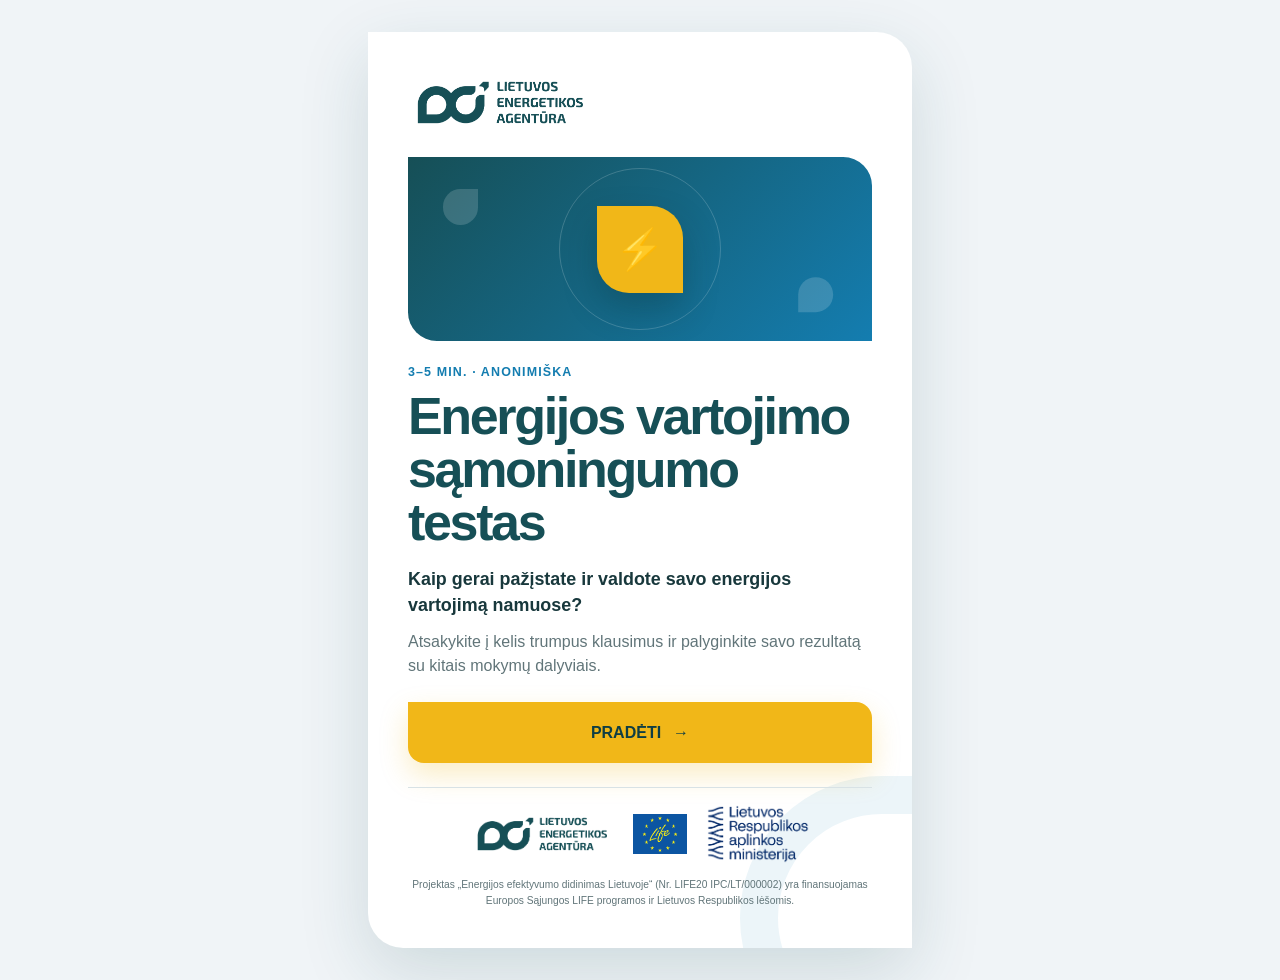
<file: index.html>
<!doctype html>
<html lang="lt">
  <head>
    <meta charset="UTF-8" />
    <meta name="viewport" content="width=device-width, initial-scale=1, viewport-fit=cover" />
    <meta name="theme-color" content="#164f56" />
    <meta name="description" content="Trumpas anoniminis energijos vartojimo sąmoningumo testas mokymų dalyviams." />
    <meta property="og:title" content="Energijos vartojimo sąmoningumo testas" />
    <meta property="og:description" content="Pažinkite ir valdykite savo energijos vartojimą." />
    <meta property="og:type" content="website" />
    <meta property="og:image" content="assets/og-assessment.png" />
    <meta name="twitter:card" content="summary_large_image" />
    <meta name="twitter:title" content="Energijos vartojimo sąmoningumo testas" />
    <meta name="twitter:description" content="Pažinkite ir valdykite savo energijos vartojimą." />
    <meta name="twitter:image" content="assets/og-assessment.png" />
    <title>Energijos vartojimo sąmoningumo testas</title>
    <link rel="stylesheet" href="styles.css" />
  </head>
  <body>
    <main id="app" class="app-shell">
      <section class="welcome-panel" aria-labelledby="welcome-title">
        <header class="brand-line">
          <img src="images/LEA-LOGOTIPAS-ŽALIAS.png" alt="Lietuvos energetikos agentūra" />
        </header>
        <div class="welcome-visual" aria-hidden="true">
          <span class="energy-mark">⚡</span>
          <i class="orbit orbit-one"></i><i class="orbit orbit-two"></i>
        </div>
        <p class="eyebrow">3–5 min. · Anonimiška</p>
        <h1 id="welcome-title">Energijos vartojimo sąmoningumo testas</h1>
        <p class="lead">Kaip gerai pažįstate ir valdote savo energijos vartojimą namuose?</p>
        <p class="supporting-copy">Atsakykite į kelis trumpus klausimus ir palyginkite savo rezultatą su kitais mokymų dalyviais.</p>
        <button class="primary-button" id="start-button" type="button">Pradėti <span aria-hidden="true">→</span></button>
        <footer class="project-footer">
          <div class="project-logos" aria-label="Projektą finansuojančios ir įgyvendinančios institucijos">
            <img class="project-logo-lea" src="images/LEA-LOGOTIPAS-ŽALIAS.png" alt="Lietuvos energetikos agentūra" />
            <img class="project-logo-life" src="images/life_logo.jpg" alt="Europos Sąjungos LIFE programa" />
            <img class="project-logo-am" src="images/AM_logo.png" alt="Lietuvos Respublikos aplinkos ministerija" />
          </div>
          <p>Projektas „Energijos efektyvumo didinimas Lietuvoje“ (Nr. LIFE20 IPC/LT/000002) yra finansuojamas Europos Sąjungos LIFE programos ir Lietuvos Respublikos lėšomis.</p>
        </footer>
      </section>
    </main>
    <script src="config.js"></script>
    <script src="questions.js"></script>
    <script src="supabase-client.js"></script>
    <script src="pdf-export.js"></script>
    <script src="app.js"></script>
  </body>
</html>
</file>
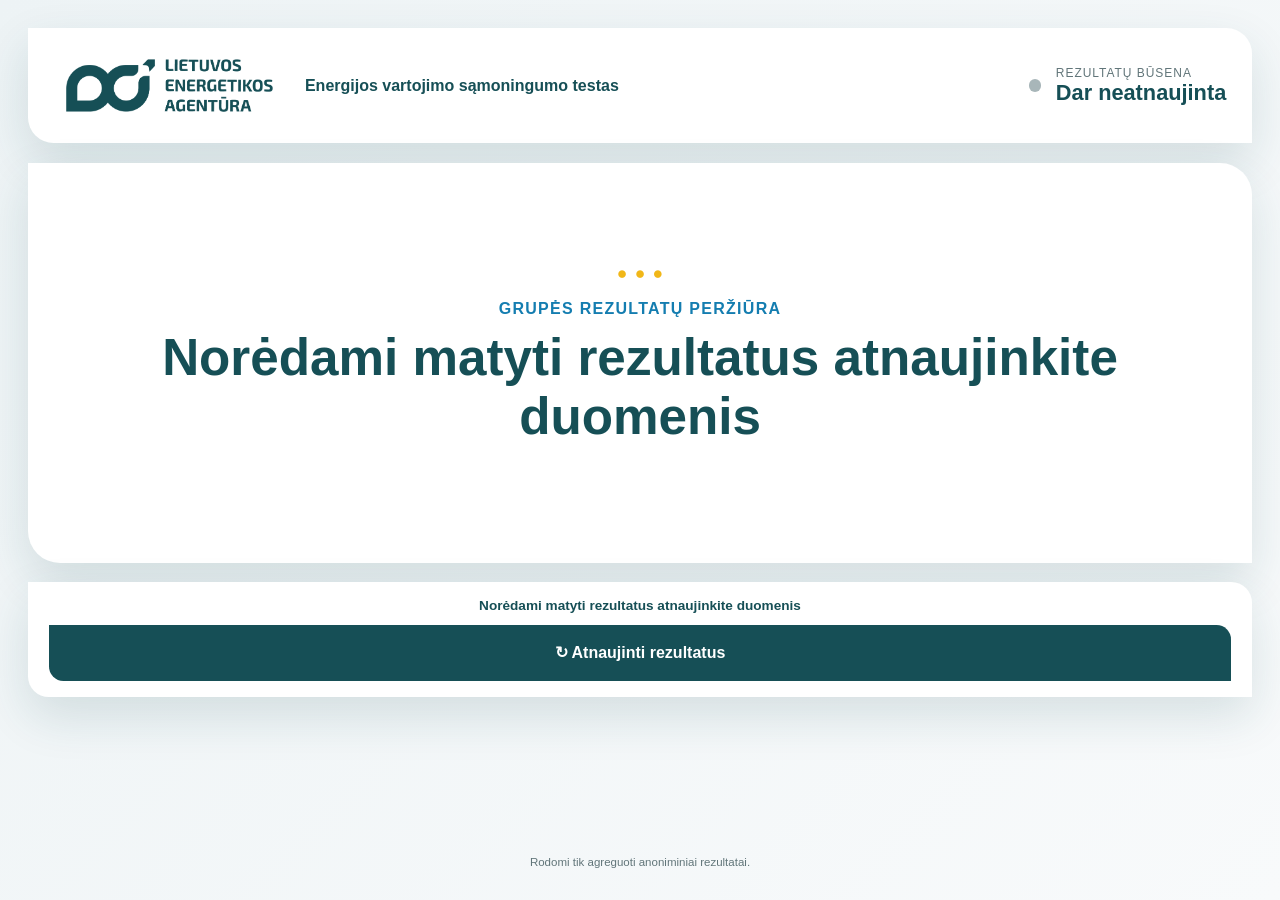
<file: results.html>
<!doctype html>
<html lang="lt">
  <head>
    <meta charset="UTF-8" />
    <meta name="viewport" content="width=device-width, initial-scale=1" />
    <meta name="theme-color" content="#164f56" />
    <meta name="robots" content="noindex" />
    <title>Grupės vidurkis · Energijos vartojimo sąmoningumo testas</title>
    <link rel="stylesheet" href="results.css" />
  </head>
  <body>
    <main id="results-app" class="moderator-shell" aria-live="polite">
      <section class="loading-screen"><span>⚡</span><h1>Grupės rezultatų peržiūra</h1></section>
    </main>
    <script src="config.js"></script>
    <script src="questions.js"></script>
    <script src="supabase-client.js"></script>
    <script src="results.js"></script>
  </body>
</html>
</file>
<file: styles.css>
:root {
  color-scheme: light;
  --lea-green: #164f56;
  --lea-green-deep: #0f3e44;
  --lea-yellow: #f1b718;
  --lea-blue: #147db0;
  --lea-gray: #f0f4f7;
  --ink: #18383c;
  --muted: #617579;
  --white: #fff;
  --line: #d8e2e5;
  --shadow: 0 24px 70px rgba(22, 79, 86, 0.16);
  font-family: "Exo 2", Calibri, "Segoe UI", sans-serif;
}

* { box-sizing: border-box; }
body { margin: 0; min-width: 320px; min-height: 100vh; min-height: 100svh; color: var(--ink); background: var(--lea-gray); }
button, input, select, textarea { font: inherit; }

.app-shell {
  width: min(100%, 36rem);
  min-height: 100vh;
  min-height: 100svh;
  margin: 0 auto;
  padding: max(1rem, env(safe-area-inset-top)) 1rem max(1rem, env(safe-area-inset-bottom));
  display: grid;
  place-items: center;
}

.welcome-panel {
  position: relative;
  width: 100%;
  padding: clamp(1.35rem, 6vw, 2.5rem);
  overflow: hidden;
  border-radius: 0 2.2rem 0 2.2rem;
  background: var(--white);
  box-shadow: var(--shadow);
}

.welcome-panel::after {
  content: "";
  position: absolute;
  width: 13rem;
  height: 13rem;
  right: -7rem;
  bottom: -7rem;
  border: 2.4rem solid rgba(20, 125, 176, 0.08);
  border-radius: 50% 0 50% 50%;
  pointer-events: none;
}

.brand-line { display: flex; align-items: center; }
.brand-line img { display: block; width: clamp(8.5rem, 39vw, 11.5rem); height: auto; }

.welcome-visual { position: relative; height: 11.5rem; margin: 1.5rem 0; overflow: hidden; border-radius: 0 1.8rem 0 1.8rem; display: grid; place-items: center; background: linear-gradient(135deg, var(--lea-green), var(--lea-blue)); }
.welcome-visual::before { content: ""; position: absolute; width: 10rem; height: 10rem; border: 1px solid rgba(255,255,255,.18); border-radius: 50%; }
.energy-mark { position: relative; z-index: 2; width: 5.4rem; height: 5.4rem; border-radius: 0 2rem 0 2rem; display: grid; place-items: center; color: var(--lea-green-deep); background: var(--lea-yellow); font-size: 2.5rem; box-shadow: 0 16px 34px rgba(7, 43, 48, 0.28); }
.orbit { position: absolute; width: 2.2rem; height: 2.2rem; border-radius: 50% 0 50% 50%; background: rgba(255,255,255,.16); }
.orbit-one { left: 2.2rem; top: 2rem; } .orbit-two { right: 2.4rem; bottom: 1.8rem; transform: rotate(180deg); }

.eyebrow { margin: 0 0 0.65rem; color: var(--lea-blue); font-size: 0.78rem; font-weight: 800; letter-spacing: 0.09em; text-transform: uppercase; }
h1 { margin: 0; max-width: 29rem; color: var(--lea-green); font-size: clamp(2rem, 9vw, 3.25rem); line-height: 1.02; letter-spacing: -0.045em; }
.lead { margin: 1.15rem 0 0; font-size: 1.12rem; font-weight: 700; line-height: 1.45; }
.supporting-copy { margin: 0.7rem 0 1.5rem; color: var(--muted); line-height: 1.5; }
.project-footer { position: relative; z-index: 1; margin-top: 1.5rem; padding-top: 1rem; border-top: 1px solid var(--line); }
.project-logos { display: flex; align-items: center; justify-content: center; gap: clamp(0.75rem, 4vw, 1.15rem); }
.project-logos img { display: block; flex: 0 0 auto; object-fit: contain; }
.project-logo-lea { width: clamp(7.5rem, 31vw, 9rem); height: auto; }
.project-logo-life { width: clamp(2.8rem, 12vw, 3.4rem); aspect-ratio: 1; }
.project-logo-am { width: clamp(5rem, 22vw, 6.5rem); height: auto; }
.project-footer p { margin: 0.85rem auto 0; max-width: 31rem; color: var(--muted); font-size: 0.64rem; line-height: 1.5; text-align: center; }
.primary-button { position: relative; z-index: 1; width: 100%; min-height: 3.8rem; padding: 0.95rem 1.15rem; border: 0; border-radius: 0 1rem 0 1rem; display: flex; align-items: center; justify-content: center; gap: 0.75rem; color: var(--lea-green-deep); background: var(--lea-yellow); font-weight: 900; text-transform: uppercase; cursor: pointer; box-shadow: 0 12px 28px rgba(241, 183, 24, 0.25); }
.primary-button:hover { filter: brightness(1.03); } .primary-button:active { transform: translateY(1px); }
.primary-button:focus-visible { outline: 4px solid rgba(20,125,176,.24); outline-offset: 3px; }
.privacy-note { position: relative; z-index: 1; margin: 0.9rem 0 0; color: var(--muted); font-size: 0.78rem; text-align: center; }

.offline::before {
  content: "Nėra interneto ryšio. Jūsų atsakymai saugomi telefone.";
  position: fixed;
  z-index: 50;
  inset: 0 0 auto;
  padding: 0.7rem 1rem;
  color: var(--lea-green-deep);
  background: #ffe7a3;
  font-size: 0.82rem;
  font-weight: 800;
  text-align: center;
}

.test-panel, .result-panel {
  width: 100%;
  padding: clamp(1.25rem, 5vw, 2.25rem);
  border-radius: 0 2rem 0 2rem;
  background: var(--white);
  box-shadow: var(--shadow);
}

.result-panel { align-self: start; }
.compact-brand { margin-bottom: 1.3rem; }
.flow-meta { display: flex; justify-content: space-between; gap: 1rem; color: var(--lea-green); font-size: 0.76rem; font-weight: 850; letter-spacing: 0.06em; text-transform: uppercase; }
.progress-track { height: 0.4rem; margin: 0.65rem 0 1.45rem; overflow: hidden; border-radius: 999px; background: #dde7e9; }
.progress-track > span { height: 100%; display: block; border-radius: inherit; background: linear-gradient(90deg, var(--lea-blue), var(--lea-green)); transition: width 180ms ease; }
.question-icon { width: 3.75rem; height: 3.75rem; margin-bottom: 1rem; border-radius: 0 1.3rem 0 1.3rem; display: grid; place-items: center; color: var(--lea-green-deep); background: var(--lea-yellow); font-size: 1.4rem; font-weight: 900; }
.question-title { margin-bottom: 1.25rem; font-size: clamp(1.65rem, 7vw, 2.35rem); line-height: 1.14; }
.question-hint { margin: -0.55rem 0 1.25rem; padding: 0.8rem 0.9rem; border-left: 0.25rem solid var(--lea-yellow); color: var(--muted); background: #fff9e7; font-size: 0.88rem; line-height: 1.4; }

.rating-slider-wrap { padding: 1.1rem 0.2rem 0.4rem; }
.rating-slider { width: 100%; height: 0.65rem; margin: 0; border-radius: 999px; appearance: none; background: linear-gradient(90deg, var(--lea-blue), var(--lea-green)); cursor: pointer; }
.rating-slider::-webkit-slider-thumb { width: 1.8rem; height: 1.8rem; border: 0.3rem solid var(--white); border-radius: 50%; appearance: none; background: var(--lea-yellow); box-shadow: 0 0 0 2px var(--lea-green), 0 0.2rem 0.6rem rgba(22,79,86,.25); }
.rating-slider::-moz-range-thumb { width: 1.25rem; height: 1.25rem; border: 0.3rem solid var(--white); border-radius: 50%; background: var(--lea-yellow); box-shadow: 0 0 0 2px var(--lea-green), 0 0.2rem 0.6rem rgba(22,79,86,.25); }
.rating-slider:focus-visible { outline: 3px solid rgba(20,125,176,.25); outline-offset: 0.45rem; }
.scale-labels { margin-top: 0.55rem; display: flex; justify-content: space-between; gap: 1rem; color: var(--muted); font-size: 0.72rem; }
.selected-rating { min-height: 3rem; margin: 1rem 0; padding: 0.75rem; border-radius: 0 0.8rem 0 0.8rem; display: grid; place-items: center; color: var(--lea-green); background: #eaf3f5; text-align: center; }
.selected-rating strong { font-size: 1.2rem; }

.primary-button:disabled { opacity: 0.45; cursor: not-allowed; box-shadow: none; }
.secondary-button, .back-button { width: 100%; min-height: 3.2rem; border-radius: 0 0.9rem 0 0.9rem; font-weight: 850; cursor: pointer; }
.secondary-button { border: 1px solid var(--lea-green); color: var(--lea-green); background: var(--white); }
.secondary-button.active { color: var(--white); background: var(--lea-green); }
.back-button { margin-top: 0.6rem; border: 0; color: var(--muted); background: transparent; }
.context-note { margin: 0.9rem 0 0; color: var(--muted); font-size: 0.78rem; line-height: 1.45; }
.centered { text-align: center; }

.answer-stack, .score-options { display: grid; gap: 0.7rem; }
.option-card { width: 100%; min-height: 4rem; padding: 0.85rem 1rem; border: 1px solid var(--line); border-radius: 0 1rem 0 1rem; display: flex; align-items: center; justify-content: space-between; gap: 0.75rem; color: var(--ink); background: var(--white); text-align: left; font-weight: 760; line-height: 1.3; cursor: pointer; }
.option-card b { color: var(--lea-blue); font-size: 1.25rem; }
.option-card:hover, .option-card:focus-visible, .option-card.active { border-color: var(--lea-blue); background: #edf7fb; }
.number-field { min-height: 4.4rem; padding: 0 1rem; border: 2px solid var(--line); border-radius: 0 1rem 0 1rem; display: flex; align-items: center; gap: 0.75rem; background: var(--white); }
.number-field:focus-within { border-color: var(--lea-blue); box-shadow: 0 0 0 3px rgba(20,125,176,.12); }
.number-field input { min-width: 0; width: 100%; border: 0; outline: 0; color: var(--lea-green); background: transparent; font-size: 1.5rem; font-weight: 900; }
.number-field span { color: var(--muted); font-weight: 800; }
.field-help { margin: 0.45rem 0 0.2rem; color: var(--muted); font-size: 0.75rem; }
.field-error { min-height: 1.2rem; margin: 0 0 0.45rem; color: #98441f; font-size: 0.78rem; font-weight: 750; }
.unknown-button { margin-bottom: 0.7rem; }

.score-option { min-height: 4.2rem; padding: 0.8rem 1rem; border: 1px solid var(--line); border-radius: 0 1rem 0 1rem; display: flex; align-items: center; gap: 0.85rem; color: var(--ink); background: var(--white); text-align: left; cursor: pointer; }
.score-option > span { width: 2.5rem; height: 2.5rem; flex: 0 0 auto; border-radius: 0 0.8rem 0 0.8rem; display: grid; place-items: center; font-size: 1.25rem; font-weight: 900; }
.score-option.yes > span { color: var(--white); background: var(--lea-green); }
.score-option.sometimes > span { color: var(--lea-green-deep); background: var(--lea-yellow); }
.score-option.no > span { color: var(--white); background: #6b7d81; }
.score-option.na > span { color: var(--lea-blue); background: #e9f2f6; }
.score-option strong { font-size: 0.96rem; text-transform: uppercase; }
.score-option:hover, .score-option:focus-visible, .score-option.active { border-color: var(--lea-blue); background: #edf7fb; transform: translateY(-1px); }

.result-hero { margin: 0 -0.35rem 1rem; padding: 1.35rem; border-radius: 0 1.5rem 0 1.5rem; color: var(--white); background: linear-gradient(140deg, var(--lea-green), var(--lea-blue)); text-align: center; }
.result-hero .eyebrow { color: #cfe9f1; }
.result-hero h1 { margin: 0.95rem auto 0; max-width: 25rem; color: var(--white); font-size: clamp(1.4rem, 6vw, 2rem); }
.result-hero > p:last-child { margin: 0.7rem auto 0; max-width: 27rem; color: #dcebee; font-size: 0.82rem; line-height: 1.45; }
.score-ring { width: 10rem; height: 10rem; margin: 0.75rem auto; padding: 0.8rem; border-radius: 50%; background: conic-gradient(var(--lea-yellow) calc(var(--score) * 1%), rgba(255,255,255,.18) 0); }
.score-ring > div { width: 100%; height: 100%; border-radius: 50%; display: grid; place-content: center; background: var(--lea-green-deep); }
.score-ring strong { display: block; font-size: 3.1rem; line-height: 0.95; }
.score-ring span { color: #cfe2e5; font-size: 0.9rem; }
.submission-banner { margin: 0.8rem 0; padding: 0.8rem; border-radius: 0 0.85rem 0 0.85rem; display: flex; align-items: center; justify-content: center; gap: 0.55rem; color: var(--muted); background: #eaf0f2; font-size: 0.78rem; font-weight: 750; text-align: center; }
.submission-banner i { width: 0.55rem; height: 0.55rem; flex: 0 0 auto; border-radius: 50%; background: var(--lea-yellow); }
.submission-banner.sent i, .submission-banner.demo i { background: var(--lea-blue); }
.submission-banner.error { color: #7c3e1e; background: #fff0d9; }
.submission-banner.error i { background: #bd6b2e; }
.result-card { margin: 0.8rem 0; padding: 1rem; border: 1px solid var(--line); border-radius: 0 1rem 0 1rem; background: var(--white); }
.result-card h2 { margin: 0 0 0.9rem; color: var(--lea-green); font-size: 1rem; }
.categories-card { display: grid; gap: 0.95rem; }
.category-score > div { display: flex; align-items: baseline; justify-content: space-between; gap: 1rem; }
.category-score span { font-size: 0.86rem; font-weight: 720; }
.category-score strong { color: var(--lea-green); font-size: 0.88rem; white-space: nowrap; }
.category-score > i { height: 0.55rem; margin-top: 0.4rem; display: block; overflow: hidden; border-radius: 999px; background: #dfe8ea; }
.category-score > i > span { height: 100%; display: block; border-radius: inherit; background: linear-gradient(90deg, var(--lea-blue), var(--lea-green)); }
.self-compare { display: block; }
.self-compare-values { display: grid; grid-template-columns: 1fr 1fr; gap: 0.65rem; }
.self-compare p { margin: 0; padding: 0.8rem; border: 1px solid var(--line); border-radius: 0 0.75rem 0 0.75rem; display: flex; flex-direction: column; gap: 0.25rem; color: var(--muted); background: #f7fafb; }
.self-compare p span { font-size: 0.72rem; }
.self-compare p strong { color: var(--lea-green); white-space: nowrap; }
.group-card.locked { background: #f7fafb; }
.group-card p { margin: 0.4rem 0; color: var(--muted); line-height: 1.45; }
.group-card small { color: var(--lea-blue); font-weight: 800; }
.distribution-chart { margin: 0; padding: 0.45rem 0 0; }
.distribution-chart svg { width: 100%; height: auto; display: block; overflow: visible; }
.distribution-area { fill: url(#distribution-fill); }
.distribution-line { fill: none; stroke: var(--lea-blue); stroke-width: 5; stroke-linecap: round; stroke-linejoin: round; vector-effect: non-scaling-stroke; }
.chart-axis { stroke: #91a5aa; stroke-width: 2; vector-effect: non-scaling-stroke; }
.axis-tick { stroke: #91a5aa; stroke-width: 2; vector-effect: non-scaling-stroke; }
.axis-label { fill: var(--muted); font: 600 25px "Segoe UI", Arial, sans-serif; }
.group-average-dot { fill: #6c7788; stroke: #6c7788; stroke-width: 5; vector-effect: non-scaling-stroke; }
.own-average-dot { fill: var(--lea-yellow); stroke: var(--lea-yellow); stroke-width: 5; vector-effect: non-scaling-stroke; }
.distribution-legend { margin-top: 0.2rem; display: flex; flex-wrap: wrap; gap: 0.55rem 1rem; }
.distribution-legend span { display: inline-flex; align-items: center; gap: 0.38rem; color: var(--muted); font-size: 0.72rem; }
.distribution-legend i { width: 0.75rem; height: 0.75rem; border: 2px solid #6c7788; border-radius: 50%; background: #6c7788; }
.distribution-legend .own-average-legend i { border-color: var(--lea-yellow); background: var(--lea-yellow); }
.distribution-legend strong { color: var(--lea-green); font-size: 0.78rem; white-space: nowrap; }
.comparison-summary { margin-top: 0.6rem; display: flex; align-items: baseline; justify-content: space-between; gap: 0.75rem; }
.percentile-copy strong { color: var(--lea-green); }
.consumption-card h2 { margin-bottom: 0.4rem; }
.consumption-intro { margin: 0 0 0.9rem; color: var(--muted); font-size: 0.78rem; line-height: 1.45; }
.consumption-table { overflow: hidden; border: 1px solid var(--line); border-radius: 0 0.8rem 0 0.8rem; }
.consumption-heading, .consumption-row { display: grid; grid-template-columns: 1.35fr 0.85fr 1.15fr; align-items: stretch; }
.consumption-heading { color: var(--white); background: var(--lea-green); }
.consumption-heading > *, .consumption-row > * { margin: 0; padding: 0.65rem 0.55rem; display: flex; align-items: center; }
.consumption-heading strong { font-size: 0.68rem; line-height: 1.25; }
.consumption-row + .consumption-row { border-top: 1px solid var(--line); }
.consumption-row > span { color: var(--muted); font-size: 0.72rem; line-height: 1.3; }
.consumption-row strong { color: var(--lea-green); background: var(--lea-gray); font-size: 0.76rem; line-height: 1.3; }
.consumption-card small { display: block; margin-top: 0.65rem; color: var(--lea-blue); font-size: 0.7rem; line-height: 1.4; }
.pdf-button { margin-top: 1.05rem; }
.pdf-status { min-height: 1.2rem; margin: 0.45rem 0 0; color: var(--lea-blue); font-size: 0.75rem; font-weight: 750; text-align: center; }
.refresh-data-button { width: 100%; margin-top: 1.05rem; }
.data-refresh-status { min-height: 1.2rem; margin: 0.45rem 0 0; color: var(--lea-blue); font-size: 0.75rem; font-weight: 750; text-align: center; }
.restart-button { margin-top: 0.45rem; }

@media (max-width: 420px) {
  .self-compare-values { grid-template-columns: 1fr; }
  .comparison-summary { align-items: flex-start; flex-direction: column; }
  .consumption-heading { display: none; }
  .consumption-row { grid-template-columns: 1fr 1fr; }
  .consumption-row > span { grid-column: 1 / -1; padding-bottom: 0.45rem; color: var(--ink); background: #e7eef0; font-weight: 800; }
  .consumption-row strong { min-width: 0; padding-top: 1.8rem; position: relative; }
  .consumption-row strong::before { content: attr(data-label); position: absolute; top: 0.45rem; left: 0.55rem; color: var(--muted); font-size: 0.58rem; font-weight: 700; line-height: 1.15; }
}

@media (min-width: 520px) {
  .score-options { grid-template-columns: 1fr 1fr; }
  .score-option.na:last-child:nth-child(4) { grid-column: 1 / -1; }
}

@media (min-width: 700px) { .app-shell { padding-block: 2rem; } }
@media (prefers-reduced-motion: reduce) { *, *::before, *::after { scroll-behavior: auto !important; transition: none !important; animation: none !important; } }
</file>
<file: results.css>
:root {
  --green: #164f56;
  --green-deep: #0f3e44;
  --blue: #147db0;
  --yellow: #f1b718;
  --gray: #eef3f5;
  --line: #d6e1e4;
  --ink: #18383c;
  --muted: #617579;
  --white: #ffffff;
  --shadow: 0 1.2rem 3rem rgba(22, 79, 86, 0.14);
}

* { box-sizing: border-box; }
html, body { min-height: 100%; }
body { margin: 0; color: var(--ink); background: linear-gradient(135deg, #edf3f5, #f8fafb); font-family: "Segoe UI", Arial, sans-serif; }
button { font: inherit; }
.moderator-shell { width: min(100%, 1920px); min-height: 100vh; margin: 0 auto; padding: clamp(1rem, 2.2vw, 2.5rem); display: flex; flex-direction: column; gap: 1.2rem; }

.moderator-header { min-height: 6.5rem; padding: 1.2rem 1.6rem; border-radius: 0 1.6rem 0 1.6rem; display: flex; align-items: center; justify-content: space-between; gap: 2rem; background: var(--white); box-shadow: var(--shadow); }
.brand { display: flex; align-items: center; gap: 1.3rem; }
.brand img { width: clamp(12rem, 18vw, 20rem); height: auto; }
.brand strong { max-width: 25rem; color: var(--green); font-size: clamp(0.9rem, 1.25vw, 1.35rem); line-height: 1.25; }
.event-meta { display: flex; align-items: center; gap: 0.9rem; }
.event-meta div { display: grid; }
.event-meta small { color: var(--muted); font-size: 0.75rem; text-transform: uppercase; letter-spacing: 0.08em; }
.event-meta strong { color: var(--green); font-size: clamp(1.15rem, 1.7vw, 1.8rem); }
.event-meta em { padding: 0.45rem 0.7rem; border-radius: 999px; color: var(--blue); background: #e8f3f8; font-size: 0.72rem; font-style: normal; font-weight: 800; }
.live-dot { width: 0.8rem; height: 0.8rem; border-radius: 50%; background: #a8b6b9; }
.live-dot.active { background: var(--yellow); box-shadow: 0 0 0 0.35rem rgba(241, 183, 24, 0.18); }

.manual-start, .waiting-screen, .loading-screen { min-height: 25rem; padding: 3rem; border-radius: 0 2rem 0 2rem; display: grid; place-content: center; justify-items: center; color: var(--green); background: var(--white); box-shadow: var(--shadow); text-align: center; }
.manual-start p, .waiting-screen p { margin: 1rem 0 0.3rem; color: var(--blue); font-weight: 850; text-transform: uppercase; letter-spacing: 0.08em; }
.manual-start h1, .waiting-screen h1 { margin: 0.3rem 0 1rem; font-size: clamp(2rem, 4vw, 4.2rem); }
.manual-start > strong, .waiting-screen > strong { color: var(--muted); font-size: clamp(0.9rem, 1.4vw, 1.25rem); }
.waiting-symbol { display: flex; gap: 0.45rem; color: var(--yellow); font-size: 1.1rem; }
.waiting-track { width: min(38rem, 75vw); height: 0.8rem; margin: 0.6rem 0 1.2rem; overflow: hidden; border-radius: 999px; background: #dce7e9; }
.waiting-track span { height: 100%; display: block; border-radius: inherit; background: linear-gradient(90deg, var(--blue), var(--green)); }

.dashboard { display: grid; gap: 1.2rem; }
.group-score-card { min-height: 20rem; padding: clamp(1.5rem, 3vw, 3rem); border-radius: 0 2rem 0 2rem; display: grid; grid-template-columns: minmax(16rem, 0.62fr) 1.38fr; align-items: center; gap: clamp(2rem, 4vw, 4.5rem); color: var(--white); background: linear-gradient(135deg, var(--green), var(--blue)); box-shadow: var(--shadow); }
.score-orbit { width: clamp(14rem, 19vw, 20rem); aspect-ratio: 1; margin: auto; padding: 1rem; border-radius: 50%; background: conic-gradient(var(--yellow) calc(var(--score) * 1%), rgba(255,255,255,.18) 0); }
.score-orbit > div { width: 100%; height: 100%; border-radius: 50%; display: grid; place-content: center; justify-items: center; background: var(--green-deep); }
.score-orbit small { color: #cfe5e8; font-size: clamp(0.8rem, 1vw, 1rem); font-weight: 800; text-transform: uppercase; }
.score-orbit strong { font-size: clamp(4.5rem, 8vw, 8rem); line-height: 0.95; }
.score-orbit span { color: #cfe5e8; font-size: clamp(1rem, 1.5vw, 1.5rem); }
.group-score-copy > p { margin: 0; color: #cce7ef; font-size: clamp(0.8rem, 1vw, 1rem); font-weight: 800; text-transform: uppercase; letter-spacing: 0.08em; }
.group-score-copy h1 { margin: 0.65rem 0 1.2rem; max-width: 46rem; font-size: clamp(2rem, 4vw, 4.5rem); line-height: 1.02; }
.topic-averages { max-width: 58rem; margin-bottom: 0.8rem; display: grid; grid-template-columns: repeat(3, minmax(0, 1fr)); gap: 0.7rem; }
.topic-averages div { min-height: 7rem; padding: 0.9rem 1rem; border: 1px solid rgba(255,255,255,.24); border-radius: 0 1rem 0 1rem; display: flex; flex-direction: column; justify-content: space-between; gap: 0.6rem; background: rgba(255,255,255,.11); }
.topic-averages span { color: #dcecef; font-size: clamp(0.78rem, 1vw, 1rem); line-height: 1.3; }
.topic-averages strong { color: var(--yellow); font-size: clamp(1.35rem, 2vw, 2rem); white-space: nowrap; }
.self-rating-average { max-width: 46rem; padding: 1rem 1.2rem; border: 1px solid rgba(255,255,255,.25); border-radius: 0 1rem 0 1rem; display: flex; align-items: center; justify-content: space-between; gap: 1rem; background: rgba(255,255,255,.1); }
.self-rating-average span { color: #dcecef; font-size: clamp(0.85rem, 1.2vw, 1.15rem); }
.self-rating-average strong { color: var(--yellow); font-size: clamp(1.5rem, 2.4vw, 2.5rem); white-space: nowrap; }

.insight-columns { display: grid; grid-template-columns: 1fr 1fr; gap: 1.2rem; align-items: start; }
.insight-section { padding: clamp(1.2rem, 2vw, 2rem); border-radius: 0 1.6rem 0 1.6rem; background: var(--white); box-shadow: var(--shadow); }
.insight-section > header { margin-bottom: 1rem; }
.insight-section header p { margin: 0; color: var(--blue); font-size: 0.72rem; font-weight: 850; text-transform: uppercase; letter-spacing: 0.08em; }
.insight-section header h2 { margin: 0.35rem 0; color: var(--green); font-size: clamp(1.45rem, 2.2vw, 2.3rem); }
.insight-section header span { color: var(--muted); font-size: 0.76rem; }
.insight-list { display: grid; gap: 0.8rem; }
.insight-card { padding: 0.85rem; border: 1px solid var(--line); border-radius: 0 1rem 0 1rem; display: grid; grid-template-columns: 2rem minmax(6.5rem, 0.7fr) 1.7fr; gap: 0.75rem; align-items: center; background: #fbfcfc; }
.insight-rank { width: 2rem; height: 2rem; border-radius: 0 0.65rem 0 0.65rem; display: grid; place-items: center; color: var(--green-deep); background: var(--yellow); font-weight: 900; }
.strength .insight-rank { color: var(--white); background: var(--green); }
.insight-score { display: grid; grid-template-columns: auto 1fr; align-items: baseline; color: var(--green); }
.insight-score strong { font-size: clamp(1.7rem, 2.4vw, 2.5rem); }
.insight-score > span { color: var(--muted); font-size: 0.75rem; }
.insight-score small { grid-column: 1 / -1; color: var(--muted); font-size: 0.58rem; line-height: 1.15; }
.insight-copy p { margin: 0 0 0.35rem; font-size: clamp(0.75rem, 1vw, 0.95rem); font-weight: 720; line-height: 1.3; }
.insight-copy small { color: var(--blue); font-weight: 800; }
.insight-meter { height: 0.35rem; grid-column: 2 / -1; overflow: hidden; border-radius: 999px; background: #dce7e9; }
.insight-meter span { height: 100%; display: block; background: linear-gradient(90deg, var(--yellow), #ce7b3c); }
.strength .insight-meter span { background: linear-gradient(90deg, var(--blue), var(--green)); }
.no-insights { padding: 2rem; border-radius: 0 1rem 0 1rem; color: var(--muted); background: var(--gray); text-align: center; }

.result-controls { padding: 1rem 1.3rem; border-radius: 0 1.3rem 0 1.3rem; background: var(--white); box-shadow: var(--shadow); }
.refresh-meta { margin: 0 0 0.75rem; color: var(--green); font-size: 0.85rem; font-weight: 800; text-align: center; }
.control-buttons { display: grid; grid-template-columns: 1fr; gap: 0.8rem; }
.control-buttons button { min-height: 3.5rem; padding: 0.8rem 1rem; border-radius: 0 0.9rem 0 0.9rem; font-weight: 850; cursor: pointer; }
.refresh-button { border: 0; color: var(--white); background: var(--green); }
.control-buttons button:disabled { opacity: 0.45; cursor: not-allowed; }
.connection-warning { margin: 0 0 0.75rem; padding: 0.65rem 0.8rem; border-radius: 0 0.75rem 0 0.75rem; color: #7c3e1e; background: #fff0d9; font-size: 0.78rem; font-weight: 750; text-align: center; }
footer { margin-top: auto; padding: 0.25rem; color: var(--muted); font-size: 0.72rem; text-align: center; }

@media (max-width: 1000px) {
  .insight-columns { grid-template-columns: 1fr; }
  .group-score-card { grid-template-columns: 1fr; text-align: center; }
  .group-score-copy > * { margin-left: auto !important; margin-right: auto !important; }
  .topic-averages { width: 100%; text-align: left; }
}

@media (max-width: 680px) {
  .moderator-shell { padding: 0.75rem; }
  .moderator-header { align-items: flex-start; flex-direction: column; }
  .brand { align-items: flex-start; flex-direction: column; }
  .event-meta { width: 100%; }
  .event-meta em { margin-left: auto; }
  .manual-start, .waiting-screen { min-height: 20rem; padding: 1.5rem; }
  .group-score-card { padding: 1.2rem; }
  .topic-averages { grid-template-columns: 1fr; }
  .topic-averages div { min-height: auto; }
  .self-rating-average { align-items: flex-start; flex-direction: column; }
  .insight-card { grid-template-columns: 2rem 1fr; }
  .insight-copy { grid-column: 1 / -1; }
  .insight-meter { grid-column: 1 / -1; }
  .control-buttons { grid-template-columns: 1fr; }
}
</file>
